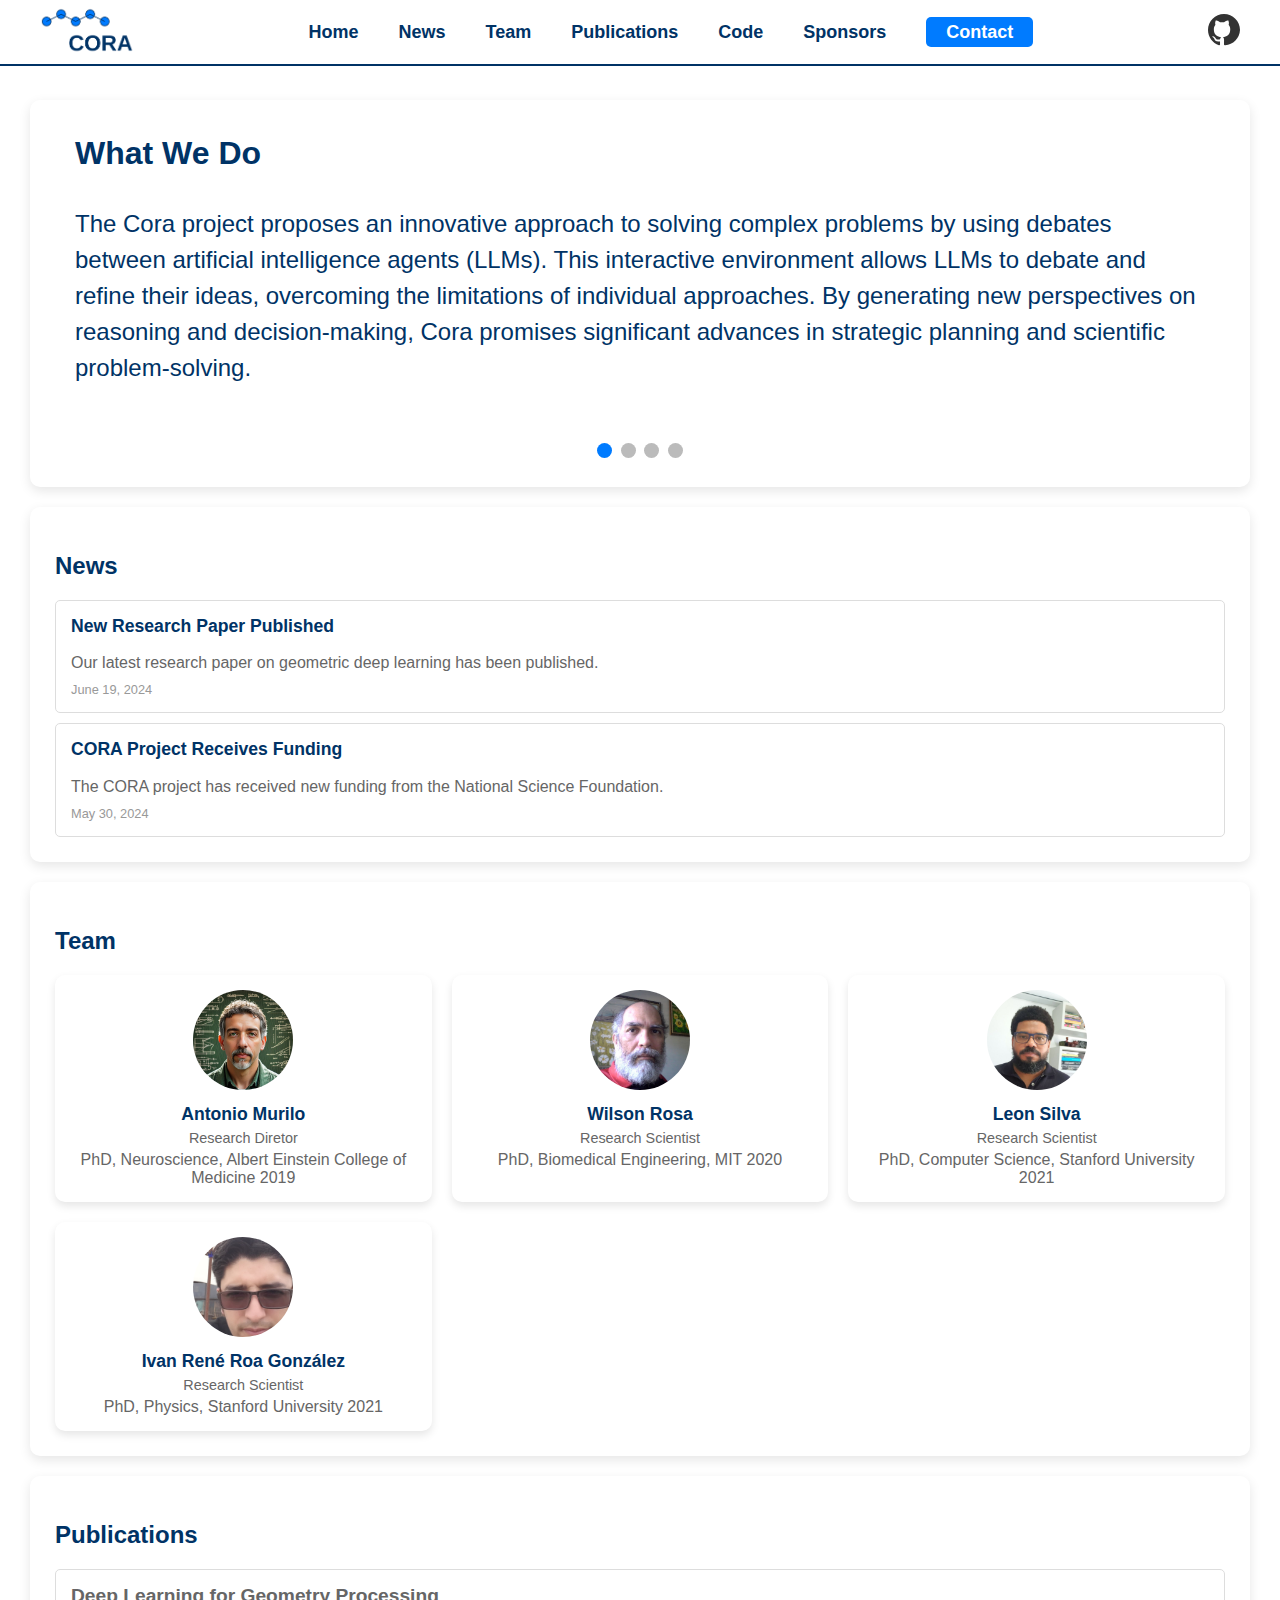
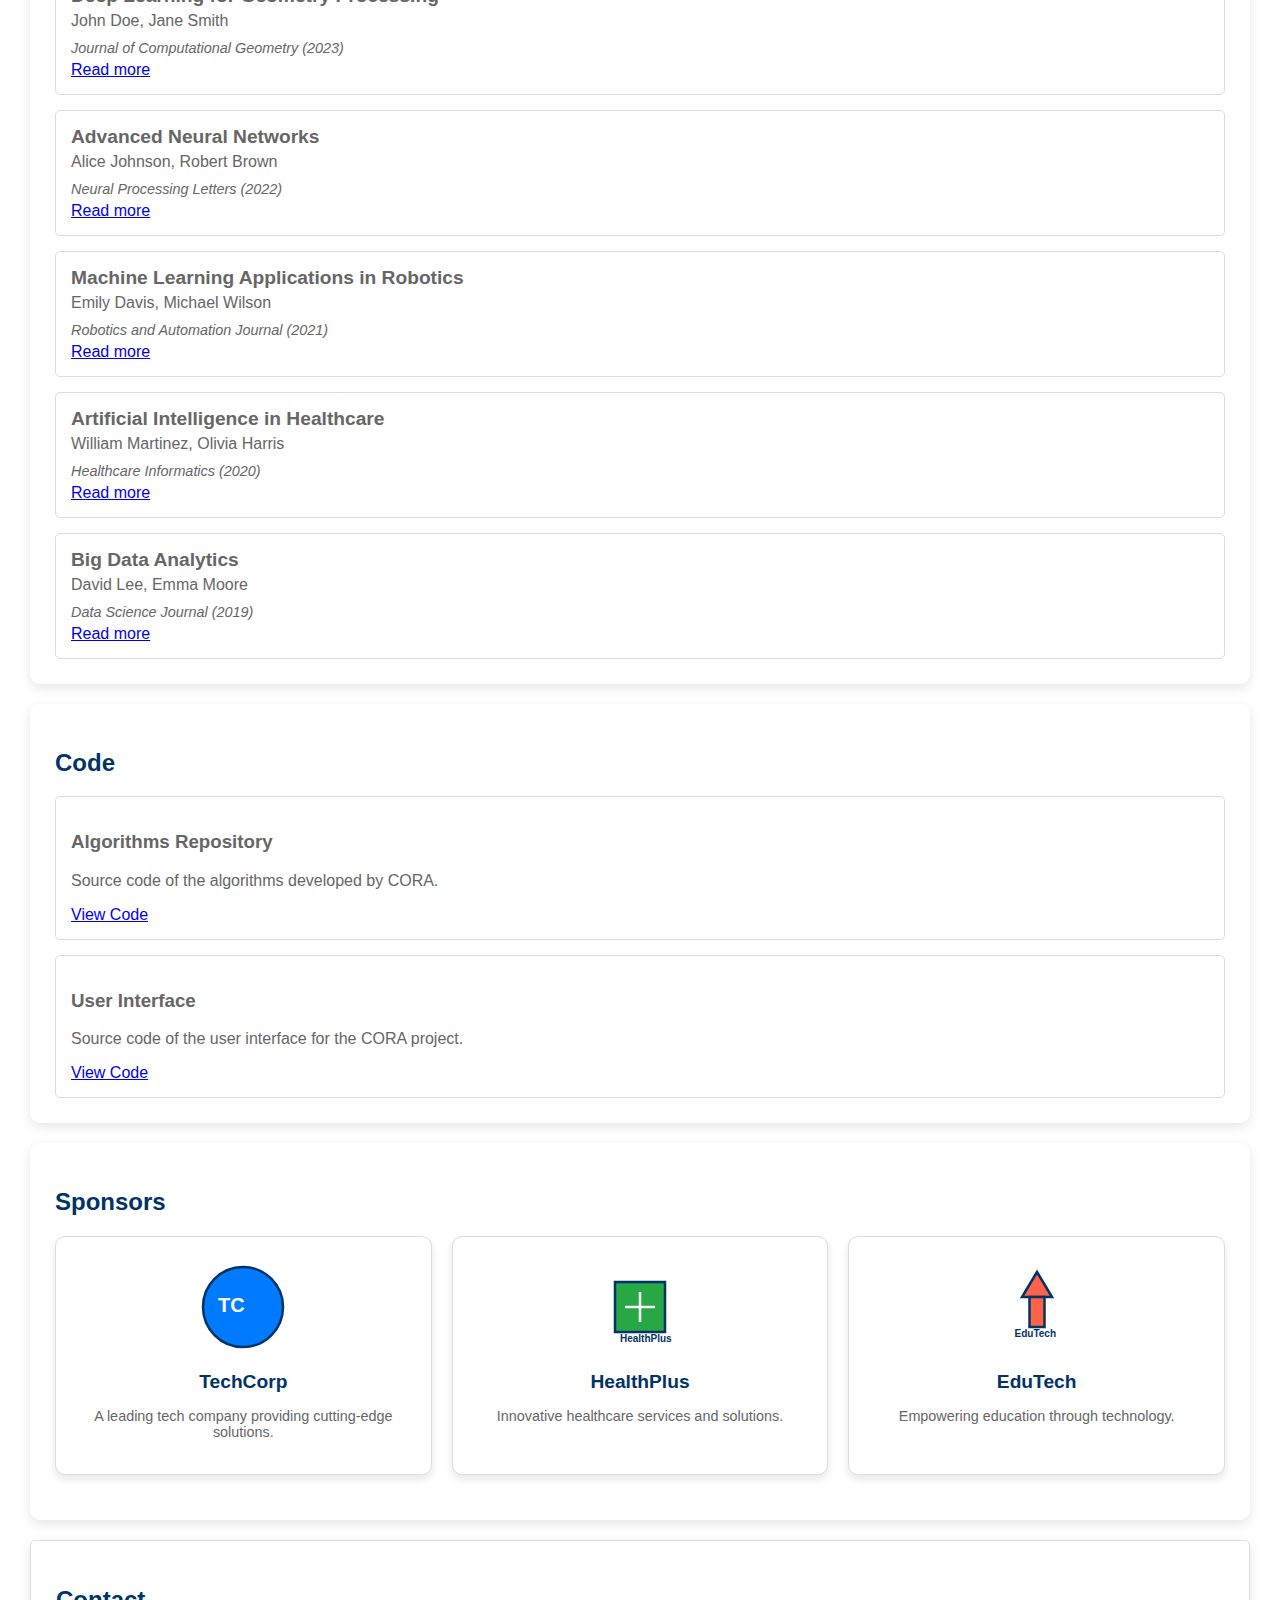
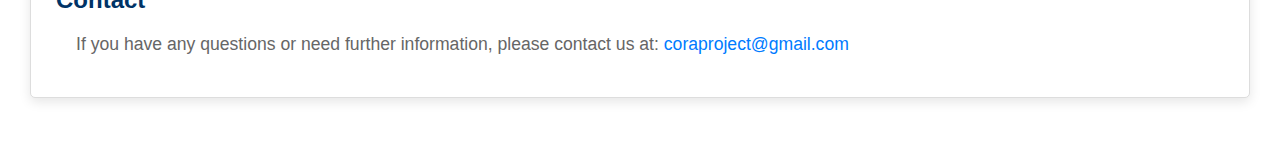
<file: index.html>
<!DOCTYPE html>
<html lang="pt">
<head>
    <meta charset="UTF-8">
    <meta name="viewport" content="width=device-width, initial-scale=1.0">
    <title>CORA Project</title>
    <link rel="stylesheet" href="styles.css">
</head>
<body>
    <header id="header">
        <div class="header-container">
            <div class="logo">
                <a href="#home"><img src="assets/images/logo.png" alt="CORA Project Logo"></a>
            </div>
            <nav>
                <ul>
                    <li><a href="#home">Home</a></li>
                    <li><a href="#news">News</a></li>
                    <li><a href="#team">Team</a></li>
                    <li><a href="#publications">Publications</a></li>
                    <li><a href="#code">Code</a></li>
                    <li><a href="#sponsors">Sponsors</a></li>
                    <li><a href="#contact" class="contact-button">Contact</a></li> <!-- Novo botão de contato -->
                </ul>
            </nav>
            <div class="github-link">
                <a href="https://github.com/cora-project" target="_blank" title="GitHub Repository">
                    <svg height="32" viewBox="0 0 16 16" version="1.1" width="32" aria-hidden="true">
                        <path fill-rule="evenodd" fill="#333" d="M8 0C3.58 0 0 3.58 0 8c0 3.54 2.29 6.54 5.47 7.59.4.07.55-.17.55-.38 0-.19-.01-.82-.01-1.49-2.01.37-2.53-.49-2.69-.94-.09-.23-.48-.94-.82-1.13-.28-.15-.68-.52-.01-.53.63-.01 1.08.58 1.23.82.72 1.21 1.87.87 2.33.66.07-.52.28-.87.51-1.07-1.78-.2-3.64-.89-3.64-3.95 0-.87.31-1.59.82-2.15-.08-.2-.36-1.01.08-2.1 0 0 .67-.21 2.2.82a7.545 7.545 0 012 0c1.53-1.03 2.2-.82 2.2-.82.44 1.09.16 1.9.08 2.1.51.56.82 1.27.82 2.15 0 3.07-1.87 3.75-3.64 3.95.29.25.54.73.54 1.48 0 1.07-.01 1.93-.01 2.2 0 .21.15.46.55.38A8.013 8.013 0 0016 8c0-4.42-3.58-8-8-8z"></path>
                    </svg>
                </a>
            </div>
        </div>
    </header>

    <main>
        <section id="home">
    <div id="slideshow-container"></div>
    <br>
    <div style="text-align:center">
        <span class="dot" onclick="currentSlide(1)"></span>
        <span class="dot" onclick="currentSlide(2)"></span>
        <span class="dot" onclick="currentSlide(3)"></span>
        <span class="dot" onclick="currentSlide(4)"></span>
<!--        <span class="dot" onclick="currentSlide(5)"></span>-->
    </div>
</section>


        <section id="news">
            <h2>News</h2>
            <div id="news-container"></div>
        </section>

        <section id="team">
            <h2>Team</h2>
            <div id="team-container"></div>
        </section>

        <section id="publications">
            <h2>Publications</h2>
            <div id="publications-container"></div>
        </section>

        <section id="code">
            <h2>Code</h2>
            <div id="code-container"></div>
        </section>

        <section id="sponsors">
            <h2>Sponsors</h2>
            <div id="sponsors-container"></div>
        </section>
       <section id="contact">

            <h2>Contact</h2>
           <div id="contact-container">
            <p>If you have any questions or need further information, please contact us at: <a href="mailto:coraproject@gmail.com">coraproject@gmail.com</a></p>
        </div>
       </section>
    </main>

    <footer>
        <p>&copy; 2024 CORA Project</p>
    </footer>

    <script src="script.js"></script>
</body>
</html>
</file>
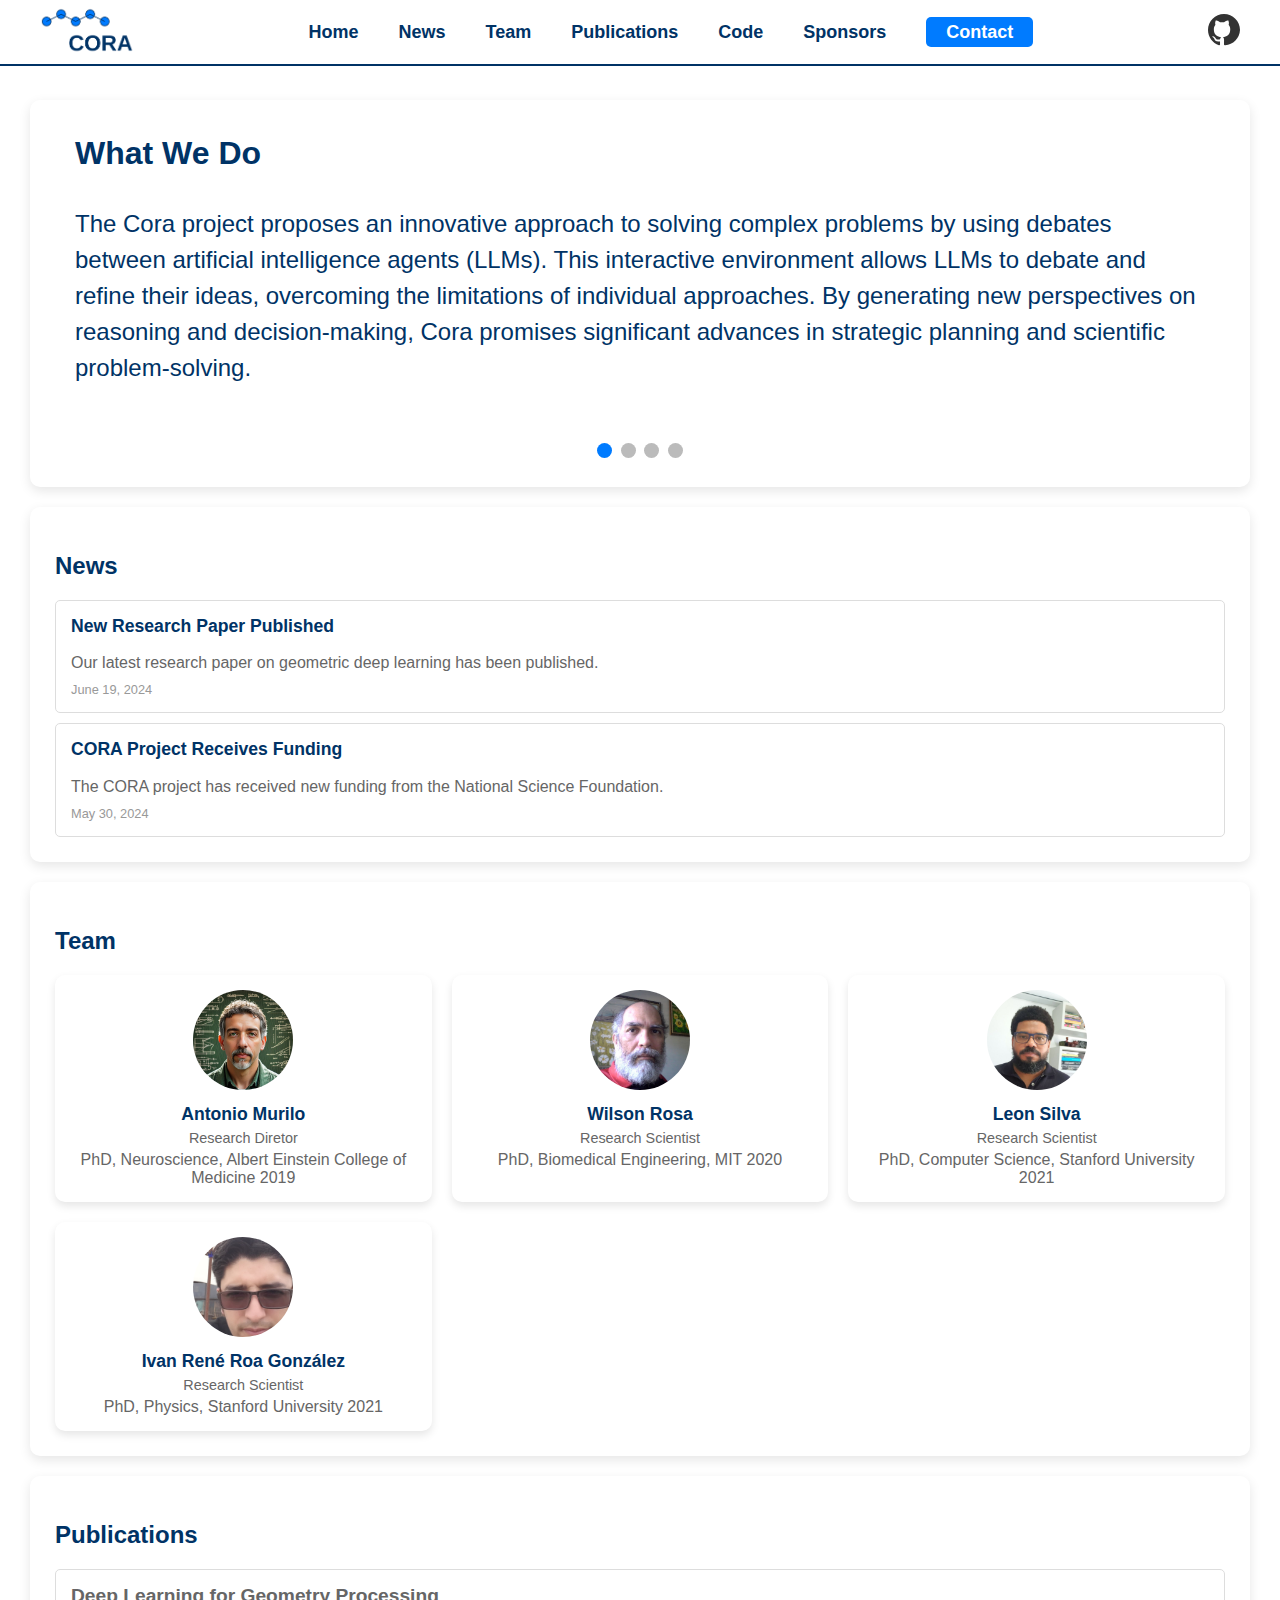
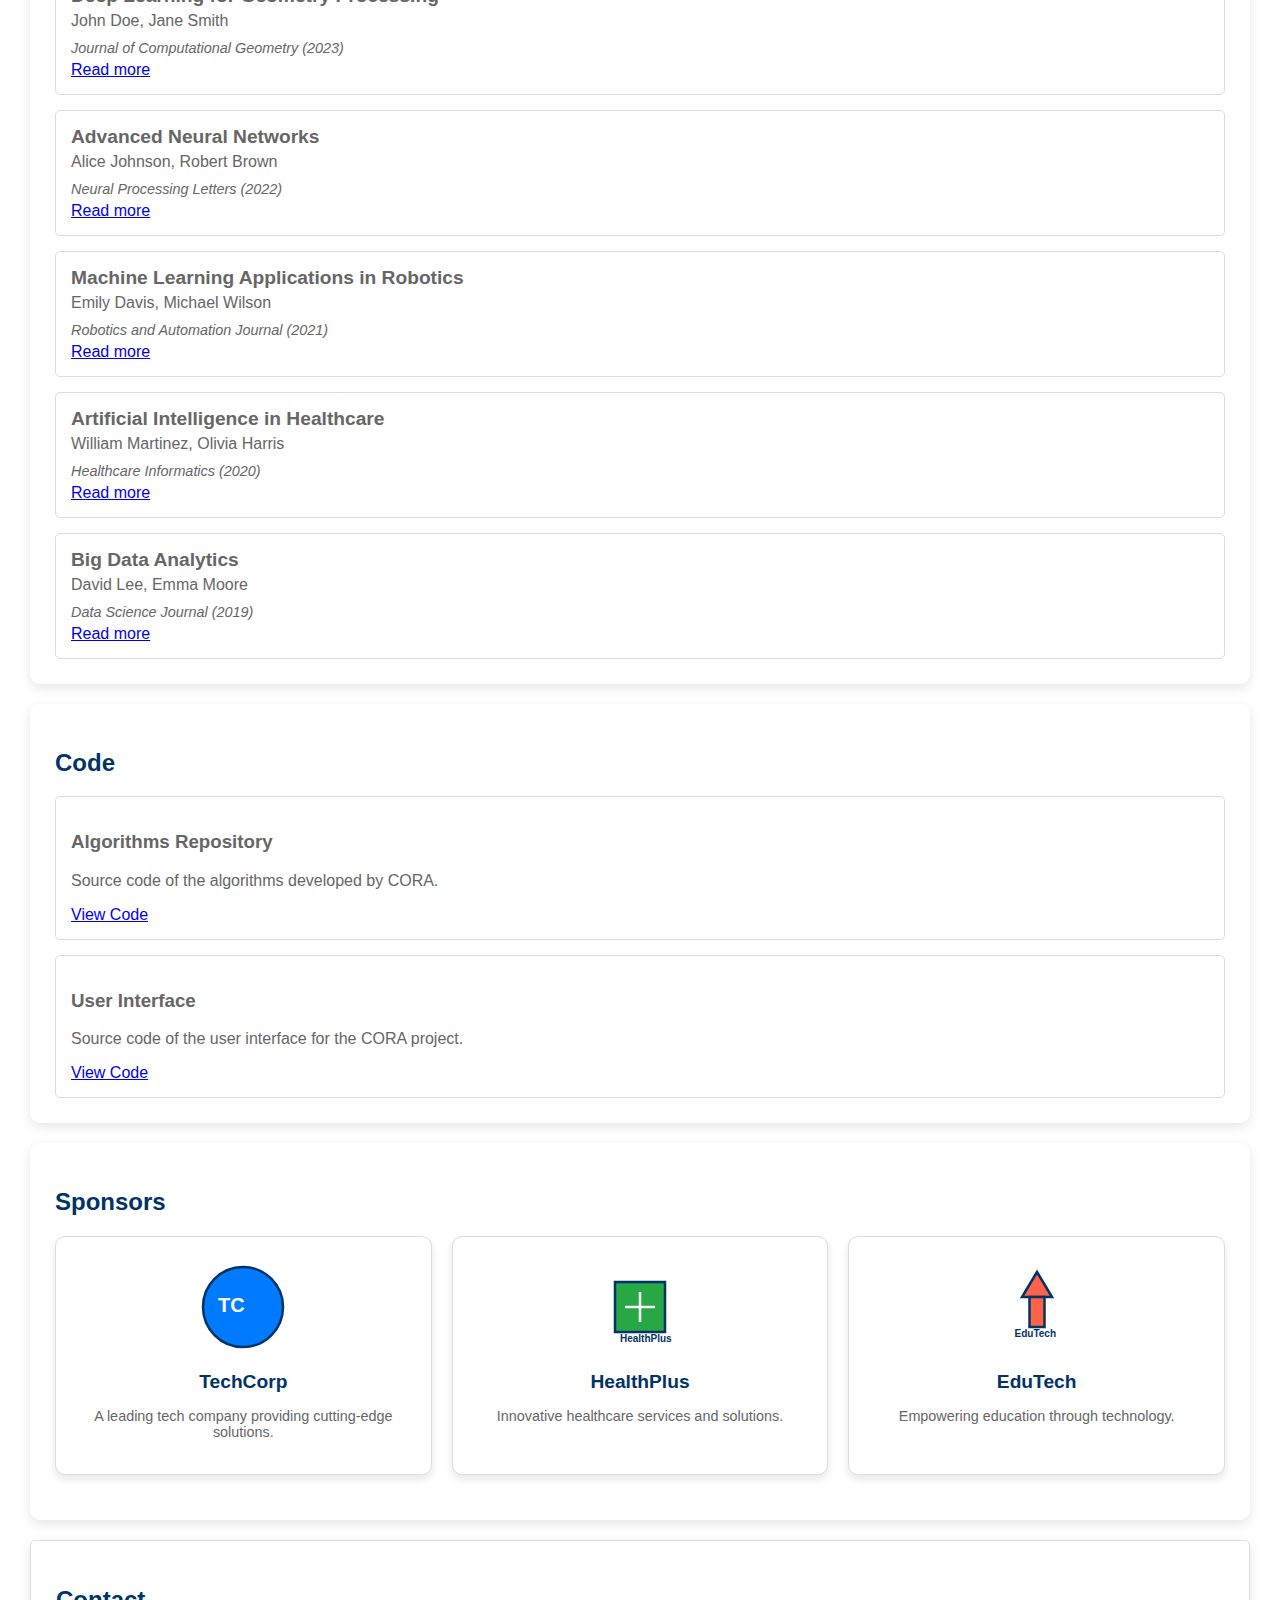
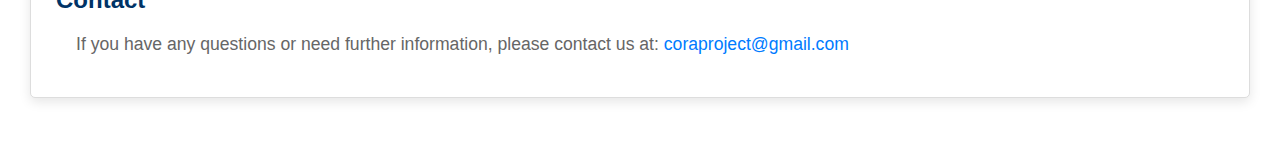
<file: doc/index.html>
<!DOCTYPE html>
<html lang="pt">
<head>
    <meta charset="UTF-8">
    <meta name="viewport" content="width=device-width, initial-scale=1.0">
    <title>CORA Project</title>
    <link rel="stylesheet" href="styles.css">
</head>
<body>
    <header id="header">
        <div class="header-container">
            <div class="logo">
                <a href="#home"><img src="assets/images/logo.png" alt="CORA Project Logo"></a>
            </div>
            <nav>
                <ul>
                    <li><a href="#home">Home</a></li>
                    <li><a href="#news">News</a></li>
                    <li><a href="#team">Team</a></li>
                    <li><a href="#publications">Publications</a></li>
                    <li><a href="#code">Code</a></li>
                    <li><a href="#sponsors">Sponsors</a></li>
                    <li><a href="#contact" class="contact-button">Contact</a></li> <!-- Novo botão de contato -->
                </ul>
            </nav>
            <div class="github-link">
                <a href="https://github.com/cora-project" target="_blank" title="GitHub Repository">
                    <svg height="32" viewBox="0 0 16 16" version="1.1" width="32" aria-hidden="true">
                        <path fill-rule="evenodd" fill="#333" d="M8 0C3.58 0 0 3.58 0 8c0 3.54 2.29 6.54 5.47 7.59.4.07.55-.17.55-.38 0-.19-.01-.82-.01-1.49-2.01.37-2.53-.49-2.69-.94-.09-.23-.48-.94-.82-1.13-.28-.15-.68-.52-.01-.53.63-.01 1.08.58 1.23.82.72 1.21 1.87.87 2.33.66.07-.52.28-.87.51-1.07-1.78-.2-3.64-.89-3.64-3.95 0-.87.31-1.59.82-2.15-.08-.2-.36-1.01.08-2.1 0 0 .67-.21 2.2.82a7.545 7.545 0 012 0c1.53-1.03 2.2-.82 2.2-.82.44 1.09.16 1.9.08 2.1.51.56.82 1.27.82 2.15 0 3.07-1.87 3.75-3.64 3.95.29.25.54.73.54 1.48 0 1.07-.01 1.93-.01 2.2 0 .21.15.46.55.38A8.013 8.013 0 0016 8c0-4.42-3.58-8-8-8z"></path>
                    </svg>
                </a>
            </div>
        </div>
    </header>

    <main>
        <section id="home">
    <div id="slideshow-container"></div>
    <br>
    <div style="text-align:center">
        <span class="dot" onclick="currentSlide(1)"></span>
        <span class="dot" onclick="currentSlide(2)"></span>
        <span class="dot" onclick="currentSlide(3)"></span>
        <span class="dot" onclick="currentSlide(4)"></span>
<!--        <span class="dot" onclick="currentSlide(5)"></span>-->
    </div>
</section>


        <section id="news">
            <h2>News</h2>
            <div id="news-container"></div>
        </section>

        <section id="team">
            <h2>Team</h2>
            <div id="team-container"></div>
        </section>

        <section id="publications">
            <h2>Publications</h2>
            <div id="publications-container"></div>
        </section>

        <section id="code">
            <h2>Code</h2>
            <div id="code-container"></div>
        </section>

        <section id="sponsors">
            <h2>Sponsors</h2>
            <div id="sponsors-container"></div>
        </section>
       <section id="contact">

            <h2>Contact</h2>
           <div id="contact-container">
            <p>If you have any questions or need further information, please contact us at: <a href="mailto:coraproject@gmail.com">coraproject@gmail.com</a></p>
        </div>
       </section>
    </main>

    <footer>
        <p>&copy; 2024 CORA Project</p>
    </footer>

    <script src="../script.js"></script>
</body>
</html>
</file>
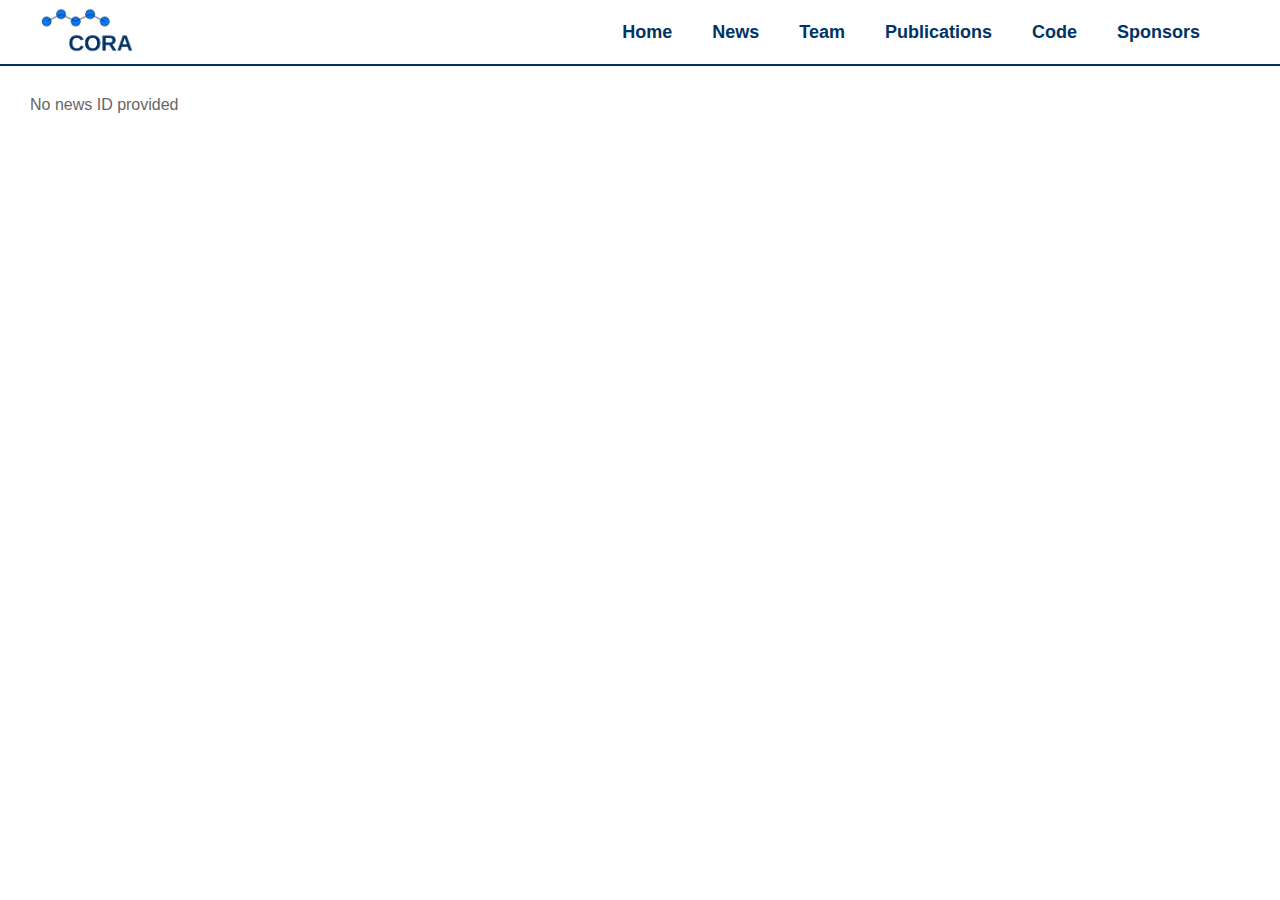
<file: news.html>
<!DOCTYPE html>
<html lang="pt">
<head>
    <meta charset="UTF-8">
    <meta name="viewport" content="width=device-width, initial-scale=1.0">
    <title>News Details</title>
    <link rel="stylesheet" href="styles.css">
</head>
<body>
    <header id="header">
        <div class="header-container">
            <div class="logo">
                <a href="index.html"><img src="assets/images/logo.png" alt="CORA Project Logo"></a>
            </div>
            <nav>
                <ul>
                    <li><a href="index.html#home">Home</a></li>
                    <li><a href="index.html#news">News</a></li>
                    <li><a href="index.html#team">Team</a></li>
                    <li><a href="index.html#publications">Publications</a></li>
                    <li><a href="index.html#code">Code</a></li>
                    <li><a href="index.html#sponsors">Sponsors</a></li>
                </ul>
            </nav>
        </div>
    </header>

    <main>
        <article id="news-article">
            <!-- O conteúdo da notícia será carregado dinamicamente aqui -->
        </article>
    </main>

    <footer>
        <p>&copy; 2024 CORA Project</p>
    </footer>

    <script src="script.js"></script>
</body>
</html>
</file>
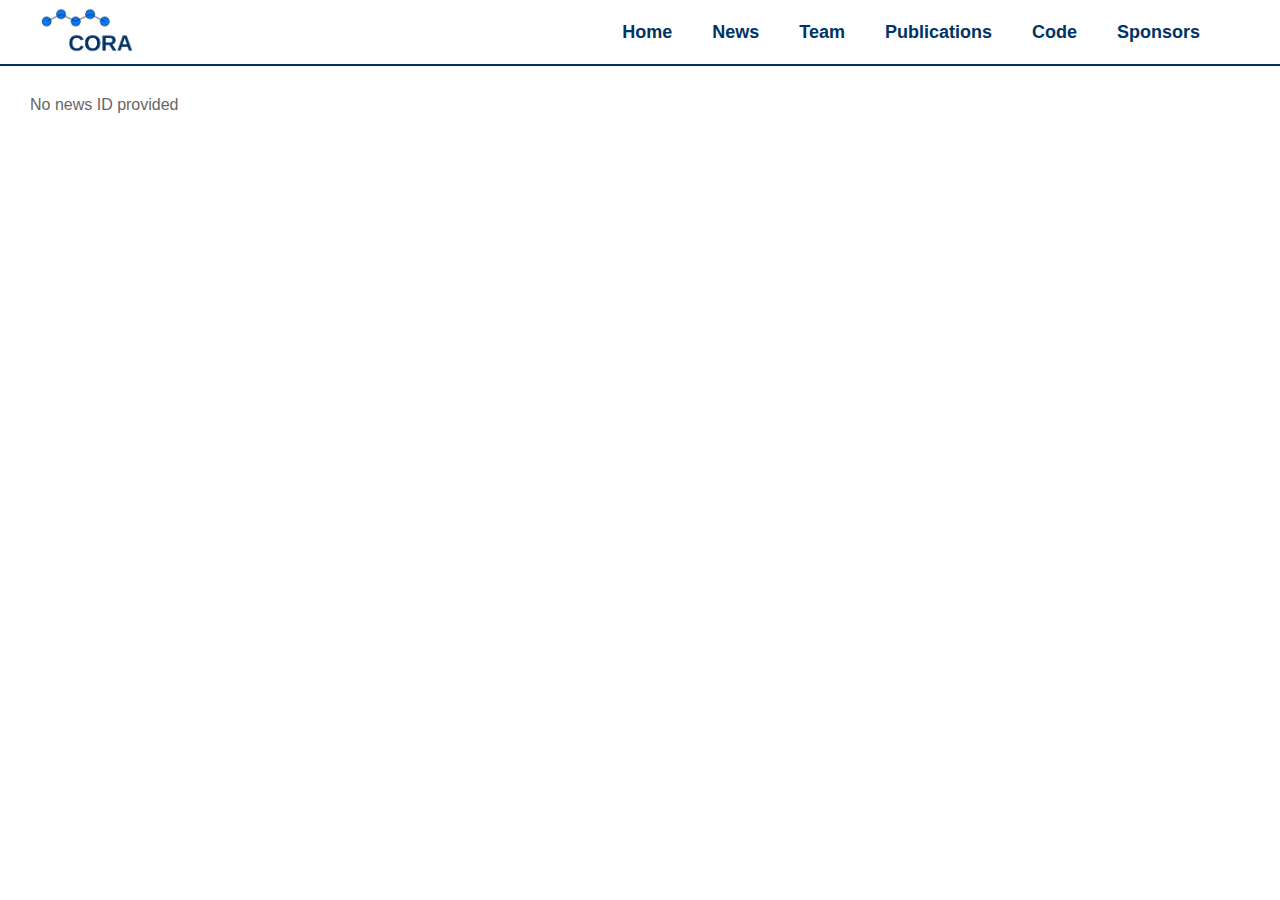
<file: doc/news.html>
<!DOCTYPE html>
<html lang="pt">
<head>
    <meta charset="UTF-8">
    <meta name="viewport" content="width=device-width, initial-scale=1.0">
    <title>News Details</title>
    <link rel="stylesheet" href="styles.css">
</head>
<body>
    <header id="header">
        <div class="header-container">
            <div class="logo">
                <a href="index.html"><img src="assets/images/logo.png" alt="CORA Project Logo"></a>
            </div>
            <nav>
                <ul>
                    <li><a href="index.html#home">Home</a></li>
                    <li><a href="index.html#news">News</a></li>
                    <li><a href="index.html#team">Team</a></li>
                    <li><a href="index.html#publications">Publications</a></li>
                    <li><a href="index.html#code">Code</a></li>
                    <li><a href="index.html#sponsors">Sponsors</a></li>
                </ul>
            </nav>
        </div>
    </header>

    <main>
        <article id="news-article">
            <!-- O conteúdo da notícia será carregado dinamicamente aqui -->
        </article>
    </main>

    <footer>
        <p>&copy; 2024 CORA Project</p>
    </footer>

    <script src="../script.js"></script>
</body>
</html>
</file>
<file: styles.css>
/* Paleta de cores */
:root {
    --primary-color: #003366;  /* Azul Escuro */
    --secondary-color: #007bff;  /* Azul Bootstrap */
    --background-color: #FFFFFF;  /* Branco */
    --text-color: #666666;  /* Cinza Médio */
    --header-background: #FFFFFF;  /* Branco para o fundo do header */
    --footer-background: #003366;  /* Azul Escuro para o fundo do footer */
    --link-color: #003366;  /* Azul Bootstrap para os links */
    --link-hover-color: #0056b3;  /* Azul Bootstrap mais escuro para os links ao passar o mouse */
    --github-color: #333333;  /* Cor do ícone do GitHub */
    --github-hover-color: #24292e;  /* Cor do ícone do GitHub ao passar o mouse */
  --title-slide:  #FFFFFF; /* cor do título dos slides*/
}
body {
    font-family: 'Arial', sans-serif;
    margin: 0;
    padding: 0;
    background-color: var(--background-color);
    color: var(--text-color);
}

header {
    background-color: var(--header-background);
    border-bottom: 2px solid var(--primary-color);
    padding: 5px 0;
    position: fixed;
    width: 100%;
    top: 0;
    left: 0;
    z-index: 1000;
    transition: top 0.3s;
}

header.hidden {
    top: -100px; /* Esconde o header fora da tela */
}

header:hover {
    top: 0; /* Mostra o header quando o mouse está sobre ele */
}

.header-container {
    display: flex;
    justify-content: space-between;
    align-items: center;
    max-width: 1200px;
    margin: 0 auto;
    padding: 0 20px;
}

.logo img {
    height: 50px;
    width: auto;
}

.github-link {
    position: relative;
}

.github-link a svg {
    fill: var(--github-color);
    transition: fill 0.3s;
}

.github-link a:hover svg {
    fill: var(--github-hover-color);
}

.github-link .github-text {
    display: none;
    position: absolute;
    top: 40px;
    left: -30px;
    background-color: var(--github-hover-color);
    color: #fff;
    padding: 5px 10px;
    border-radius: 5px;
    white-space: nowrap;
}

.github-link a:hover .github-text {
    display: inline-block;
}

nav ul {
    list-style: none;
    padding: 0;
    display: flex;
    justify-content: center;
    flex-grow: 1;
    margin: 0 20px;
}

nav ul li {
    margin: 0 20px;
}

nav ul li a {
    color: var(--link-color);
    text-decoration: none;
    font-weight: bold;
    font-size: 18px;
}

nav ul li a:hover {
    color: var(--link-hover-color);
}

main {
    padding: 80px 30px 30px; /* Adiciona espaço extra no topo para evitar sobreposição com o header fixo */
}

section {
    margin: 20px 0;
    padding: 25px;
    background-color: var(--background-color);
    border-radius: 10px;
    box-shadow: 0 4px 12px rgba(0, 0, 0, 0.1);
}

h1, h2 {
    color: var(--primary-color);
}

#news-container, #publications-container, #code-container, #sponsors-container {
    display: flex;
    flex-direction: column;
    gap: 15px;
}

.news-item, .publication-item, .code-item, .sponsor-item {
    background-color: var(--background-color); /* Cor de fundo mais suave */
    border: 1px solid #ddd; /* Adiciona uma borda leve */
    border-radius: 5px;
    padding: 15px;
    text-align: left;
    transition: transform 0.3s, box-shadow 0.3s, background-color 0.3s, color 0.3s;
}

.news-item:hover, .publication-item:hover, .code-item:hover, .sponsor-item:hover {
    transform: translateY(-5px);
    box-shadow: 0 8px 16px rgba(0, 0, 0, 0.2);
    background-color: var(--secondary-color);
    color: #fff; /* Text color change on hover */
}

.news-item:hover h3, .news-item:hover p, .news-item:hover small,
.publication-item:hover .publication-title, .publication-item:hover .publication-authors,
.publication-item:hover .publication-journal, .code-item:hover h3,
.code-item:hover p, .code-item:hover a, .sponsor-item:hover h3, .sponsor-item:hover p {
    color: #fff; /* Ensure text turns white on hover */
}

.news-item:hover a, .publication-item:hover a, .code-item:hover a, .sponsor-item:hover a {
    color: #fff; /* Link color change on hover */
}

footer {
    text-align: center;
    padding: 5px 0;
    background-color: var(--footer-background);
    color: var(--header-background);
    position: fixed;
    width: 100%;
    bottom: 0;
}

/* Estilos para a seção da equipe */
#team-container {
    display: grid;
    grid-template-columns: repeat(auto-fit, minmax(250px, 1fr));
    gap: 20px;
}

.team-member {
    background-color: var(--background-color);
    border-radius: 10px;
    box-shadow: 0 4px 8px rgba(0, 0, 0, 0.1);
    padding: 15px;
    text-align: center;
    transition: transform 0.3s, box-shadow 0.3s;
    overflow: hidden;
    position: relative;
}

.team-member:hover {
    transform: translateY(-5px);
    box-shadow: 0 8px 16px rgba(0, 0, 0, 0.2);
}

.team-member img {
    width: 100%;
    max-width: 100px; /* Limita a largura máxima das imagens */
    height: auto;
    border-radius: 50%;
    object-fit: cover;
    margin-bottom: 10px;
}

.team-member h3 {
    margin: 0;
    color: var(--primary-color);
    font-size: 1.1em;
}

.team-member p {
    color: var(--text-color);
    font-size: 0.9em;
    margin: 5px 0;
}

.team-member .details {
    display: none;
    font-size: 0.8em;
    text-align: left;
    position: absolute;
    bottom: 0;
    left: 0;
    right: 0;
    background-color: rgba(255, 255, 255, 0.9);
    padding: 10px;
    border-top: 1px solid #ddd;
    border-radius: 0 0 10px 10px;
    transition: display 0.3s;
}

.team-member:hover .details {
    display: block;
}

.team-member:hover .summary {
    display: none;
}

@media (max-width: 768px) {
    #team-container {
        grid-template-columns: 1fr; /* 1 coluna para telas pequenas */
    }
}

@media (min-width: 769px) and (max-width: 1200px) {
    #team-container {
        grid-template-columns: repeat(2, 1fr); /* 2 colunas para telas médias */
    }
}

@media (min-width: 1201px) {
    #team-container {
        grid-template-columns: repeat(3, 1fr); /* 3 colunas para telas grandes */
    }
}

/* Estilo para a seção de publicações */
.publication-item {
    background-color: var(--background-color); /* Cor de fundo mais suave */
    border: 1px solid #ddd; /* Adiciona uma borda leve */
    border-radius: 5px;
    padding: 15px;
    text-align: left;
    transition: transform 0.3s, box-shadow 0.3s, background-color 0.3s, color 0.3s;
}

.publication-item:hover {
    transform: translateY(-5px);
    box-shadow: 0 8px 16px rgba(0, 0, 0, 0.2);
    background-color: var(--secondary-color);
    color: #fff;
}

.publication-item:hover .publication-title, .publication-item:hover .publication-authors, .publication-item:hover .publication-journal {
    color: #fff;
}

.publication-details {
    display: flex;
    flex-direction: column;
}

.publication-title {
    font-size: 1.2em;
    font-weight: bold;
    margin: 0;
}

.publication-authors, .publication-journal {
    margin: 5px 0;
    color: var(--text-color);
}

.publication-journal {
    font-style: italic;
    font-size: 0.9em;
}

/* Estilos para a seção de notícias */
#news-container {
    display: flex;
    flex-direction: column;
    gap: 10px;
}

.news-item {
    background-color: var(--background-color); /* Cor de fundo mais suave */
    border: 1px solid #ddd; /* Adiciona uma borda leve */
    border-radius: 5px;
    padding: 15px;
    text-align: left;
    transition: transform 0.3s, box-shadow 0.3s, background-color 0.3s, color 0.3s;
}

.news-item:hover {
    transform: translateY(-5px);
    box-shadow: 0 8px 16px rgba(0, 0, 0, 0.2);
    background-color: var(--secondary-color);
    color: #fff;
}

.news-item:hover h3, .news-item:hover p, .news-item:hover small {
    color: #fff;
}

.news-item h3 {
    margin-top: 0;
    color: var(--primary-color);
    font-size: 1.1em;
}

.news-item h3 a {
    text-decoration: none;
    color: var(--primary-color);
}

.news-item h3 a:hover {
    text-decoration: underline;
}

.news-item p {
    color: var(--text-color);
    margin: 5px 0;
}

.news-item small {
    display: block;
    color: #999;
    font-size: 0.8em;
    margin-top: 10px;
}

/* Estilos para a seção de código */
.code-item {
    background-color: var(--background-color); /* Cor de fundo mais suave */
    border: 1px solid #ddd; /* Adiciona uma borda leve */
    border-radius: 5px;
    padding: 15px;
    text-align: left;
    transition: transform 0.3s, box-shadow 0.3s, background-color 0.3s, color 0.3s;
}

.code-item:hover {
    transform: translateY(-5px);
    box-shadow: 0 8px 16px rgba(0, 0, 0, 0.2);
    background-color: var(--secondary-color);
    color: #fff;
}

.code-item:hover h3, .code-item:hover p, .code-item:hover small, .code-item:hover a {
    color: #fff;
}

/* Estilos para a seção de patrocinadores */
#sponsors-container {
    display: grid;
    grid-template-columns: repeat(auto-fit, minmax(200px, 1fr));
    gap: 20px;
    margin: 20px 0;
}

.sponsor-item {
    background-color: var(--background-color);
    border-radius: 10px;
    box-shadow: 0 4px 8px rgba(0, 0, 0, 0.1);
    padding: 20px;
    text-align: center;
    transition: transform 0.3s, box-shadow 0.3s;
}

.sponsor-item:hover {
    transform: translateY(-5px);
    box-shadow: 0 8px 16px rgba(0, 0, 0, 0.2);
}

.sponsor-item img {
    width: 100px;
    height: auto;
    margin-bottom: 10px;
}

.sponsor-item h3 {
    margin: 0;
    color: var(--primary-color);
    font-size: 1.2em;
}

.sponsor-item p {
    color: var(--text-color);
    font-size: 0.9em;
}

/* Estilos para o slideshow */
.slideshow-container {
    position: relative;
    max-width: 100%;
    margin: auto;
    padding: 0;
    overflow: hidden;
    border-radius: 10px;
    box-shadow: 0 4px 8px rgba(0, 0, 0, 0.2);
}

.mySlides {
    display: none;
    width: 100%;
    height: 300px; /* Ajuste a altura conforme necessário */
    position: relative;
    background: var(--background-color); /* Fundo colorido */
    color: #fff;
    text-align: left;
    display: flex;
    justify-content: center;
    align-items: center;
    border-radius: 10px;
}

/*.mySlides img {*/
/*    width: 100%;*/
/*    height: 300px;*/
/*    border-radius: 10px; !* Mantém a borda arredondada *!*/
/*}*/


.fade {
    animation-name: fade;
    animation-duration: 1.5s;
}

@keyframes fade {
    from {opacity: .4}
    to {opacity: 1}
}

.text {
    padding: 0px;
    /*background: rgba(0, 0, 0, 0.5);*/
    color: var(--primary-color);
    border-radius: 10px;
    margin: 20px;
    font-size: 1.5em;
    line-height: 1.5;
}

.dot-container {
    text-align: center;
    padding: 20px;
}

.dot {
    height: 15px;
    width: 15px;
    margin: 0 2px;
    background-color: #bbb;
    border-radius: 50%;
    display: inline-block;
    transition: background-color 0.6s ease;
}

.active, .dot:hover {
    background-color: var(--secondary-color);
}
/* Estilos específicos para o título do slide */
.slide-title {
    text-align: left;
    color: var(--primary-color);
    margin: 0;
    padding: 10px 20px;
    font-size: 2em;
}


/* Estilos para a seção de contato */
#contact {
    background-color: var(--background-color);
    border: 1px solid #ddd;
    border-radius: 5px;
    padding: 25px;
    text-align: left;
}

#contact p {
    font-size: 1.1em;
    color: var(--text-color);
}

#contact a {
    color: var(--secondary-color);
    text-decoration: none;
}

#contact a:hover {
    text-decoration: underline;
}nav ul li a.contact-button {
    color: #fff;
    background-color: var(--secondary-color);
    padding: 5px 20px;
    border-radius: 5px;
    transition: background-color 0.3s, color 0.3s;
}

nav ul li a.contact-button:hover {
    background-color: var(--link-hover-color);
}
#contact-container {
    max-width: 1200px;
    margin: 0 auto;
    padding: 0 20px;
}
</file>
<file: doc/styles.css>
/* Paleta de cores */
:root {
    --primary-color: #003366;  /* Azul Escuro */
    --secondary-color: #007bff;  /* Azul Bootstrap */
    --background-color: #FFFFFF;  /* Branco */
    --text-color: #666666;  /* Cinza Médio */
    --header-background: #FFFFFF;  /* Branco para o fundo do header */
    --footer-background: #003366;  /* Azul Escuro para o fundo do footer */
    --link-color: #003366;  /* Azul Bootstrap para os links */
    --link-hover-color: #0056b3;  /* Azul Bootstrap mais escuro para os links ao passar o mouse */
    --github-color: #333333;  /* Cor do ícone do GitHub */
    --github-hover-color: #24292e;  /* Cor do ícone do GitHub ao passar o mouse */
  --title-slide:  #FFFFFF; /* cor do título dos slides*/
}
body {
    font-family: 'Arial', sans-serif;
    margin: 0;
    padding: 0;
    background-color: var(--background-color);
    color: var(--text-color);
}

header {
    background-color: var(--header-background);
    border-bottom: 2px solid var(--primary-color);
    padding: 5px 0;
    position: fixed;
    width: 100%;
    top: 0;
    left: 0;
    z-index: 1000;
    transition: top 0.3s;
}

header.hidden {
    top: -100px; /* Esconde o header fora da tela */
}

header:hover {
    top: 0; /* Mostra o header quando o mouse está sobre ele */
}

.header-container {
    display: flex;
    justify-content: space-between;
    align-items: center;
    max-width: 1200px;
    margin: 0 auto;
    padding: 0 20px;
}

.logo img {
    height: 50px;
    width: auto;
}

.github-link {
    position: relative;
}

.github-link a svg {
    fill: var(--github-color);
    transition: fill 0.3s;
}

.github-link a:hover svg {
    fill: var(--github-hover-color);
}

.github-link .github-text {
    display: none;
    position: absolute;
    top: 40px;
    left: -30px;
    background-color: var(--github-hover-color);
    color: #fff;
    padding: 5px 10px;
    border-radius: 5px;
    white-space: nowrap;
}

.github-link a:hover .github-text {
    display: inline-block;
}

nav ul {
    list-style: none;
    padding: 0;
    display: flex;
    justify-content: center;
    flex-grow: 1;
    margin: 0 20px;
}

nav ul li {
    margin: 0 20px;
}

nav ul li a {
    color: var(--link-color);
    text-decoration: none;
    font-weight: bold;
    font-size: 18px;
}

nav ul li a:hover {
    color: var(--link-hover-color);
}

main {
    padding: 80px 30px 30px; /* Adiciona espaço extra no topo para evitar sobreposição com o header fixo */
}

section {
    margin: 20px 0;
    padding: 25px;
    background-color: var(--background-color);
    border-radius: 10px;
    box-shadow: 0 4px 12px rgba(0, 0, 0, 0.1);
}

h1, h2 {
    color: var(--primary-color);
}

#news-container, #publications-container, #code-container, #sponsors-container {
    display: flex;
    flex-direction: column;
    gap: 15px;
}

.news-item, .publication-item, .code-item, .sponsor-item {
    background-color: var(--background-color); /* Cor de fundo mais suave */
    border: 1px solid #ddd; /* Adiciona uma borda leve */
    border-radius: 5px;
    padding: 15px;
    text-align: left;
    transition: transform 0.3s, box-shadow 0.3s, background-color 0.3s, color 0.3s;
}

.news-item:hover, .publication-item:hover, .code-item:hover, .sponsor-item:hover {
    transform: translateY(-5px);
    box-shadow: 0 8px 16px rgba(0, 0, 0, 0.2);
    background-color: var(--secondary-color);
    color: #fff; /* Text color change on hover */
}

.news-item:hover h3, .news-item:hover p, .news-item:hover small,
.publication-item:hover .publication-title, .publication-item:hover .publication-authors,
.publication-item:hover .publication-journal, .code-item:hover h3,
.code-item:hover p, .code-item:hover a, .sponsor-item:hover h3, .sponsor-item:hover p {
    color: #fff; /* Ensure text turns white on hover */
}

.news-item:hover a, .publication-item:hover a, .code-item:hover a, .sponsor-item:hover a {
    color: #fff; /* Link color change on hover */
}

footer {
    text-align: center;
    padding: 5px 0;
    background-color: var(--footer-background);
    color: var(--header-background);
    position: fixed;
    width: 100%;
    bottom: 0;
}

/* Estilos para a seção da equipe */
#team-container {
    display: grid;
    grid-template-columns: repeat(auto-fit, minmax(250px, 1fr));
    gap: 20px;
}

.team-member {
    background-color: var(--background-color);
    border-radius: 10px;
    box-shadow: 0 4px 8px rgba(0, 0, 0, 0.1);
    padding: 15px;
    text-align: center;
    transition: transform 0.3s, box-shadow 0.3s;
    overflow: hidden;
    position: relative;
}

.team-member:hover {
    transform: translateY(-5px);
    box-shadow: 0 8px 16px rgba(0, 0, 0, 0.2);
}

.team-member img {
    width: 100%;
    max-width: 100px; /* Limita a largura máxima das imagens */
    height: auto;
    border-radius: 50%;
    object-fit: cover;
    margin-bottom: 10px;
}

.team-member h3 {
    margin: 0;
    color: var(--primary-color);
    font-size: 1.1em;
}

.team-member p {
    color: var(--text-color);
    font-size: 0.9em;
    margin: 5px 0;
}

.team-member .details {
    display: none;
    font-size: 0.8em;
    text-align: left;
    position: absolute;
    bottom: 0;
    left: 0;
    right: 0;
    background-color: rgba(255, 255, 255, 0.9);
    padding: 10px;
    border-top: 1px solid #ddd;
    border-radius: 0 0 10px 10px;
    transition: display 0.3s;
}

.team-member:hover .details {
    display: block;
}

.team-member:hover .summary {
    display: none;
}

@media (max-width: 768px) {
    #team-container {
        grid-template-columns: 1fr; /* 1 coluna para telas pequenas */
    }
}

@media (min-width: 769px) and (max-width: 1200px) {
    #team-container {
        grid-template-columns: repeat(2, 1fr); /* 2 colunas para telas médias */
    }
}

@media (min-width: 1201px) {
    #team-container {
        grid-template-columns: repeat(3, 1fr); /* 3 colunas para telas grandes */
    }
}

/* Estilo para a seção de publicações */
.publication-item {
    background-color: var(--background-color); /* Cor de fundo mais suave */
    border: 1px solid #ddd; /* Adiciona uma borda leve */
    border-radius: 5px;
    padding: 15px;
    text-align: left;
    transition: transform 0.3s, box-shadow 0.3s, background-color 0.3s, color 0.3s;
}

.publication-item:hover {
    transform: translateY(-5px);
    box-shadow: 0 8px 16px rgba(0, 0, 0, 0.2);
    background-color: var(--secondary-color);
    color: #fff;
}

.publication-item:hover .publication-title, .publication-item:hover .publication-authors, .publication-item:hover .publication-journal {
    color: #fff;
}

.publication-details {
    display: flex;
    flex-direction: column;
}

.publication-title {
    font-size: 1.2em;
    font-weight: bold;
    margin: 0;
}

.publication-authors, .publication-journal {
    margin: 5px 0;
    color: var(--text-color);
}

.publication-journal {
    font-style: italic;
    font-size: 0.9em;
}

/* Estilos para a seção de notícias */
#news-container {
    display: flex;
    flex-direction: column;
    gap: 10px;
}

.news-item {
    background-color: var(--background-color); /* Cor de fundo mais suave */
    border: 1px solid #ddd; /* Adiciona uma borda leve */
    border-radius: 5px;
    padding: 15px;
    text-align: left;
    transition: transform 0.3s, box-shadow 0.3s, background-color 0.3s, color 0.3s;
}

.news-item:hover {
    transform: translateY(-5px);
    box-shadow: 0 8px 16px rgba(0, 0, 0, 0.2);
    background-color: var(--secondary-color);
    color: #fff;
}

.news-item:hover h3, .news-item:hover p, .news-item:hover small {
    color: #fff;
}

.news-item h3 {
    margin-top: 0;
    color: var(--primary-color);
    font-size: 1.1em;
}

.news-item h3 a {
    text-decoration: none;
    color: var(--primary-color);
}

.news-item h3 a:hover {
    text-decoration: underline;
}

.news-item p {
    color: var(--text-color);
    margin: 5px 0;
}

.news-item small {
    display: block;
    color: #999;
    font-size: 0.8em;
    margin-top: 10px;
}

/* Estilos para a seção de código */
.code-item {
    background-color: var(--background-color); /* Cor de fundo mais suave */
    border: 1px solid #ddd; /* Adiciona uma borda leve */
    border-radius: 5px;
    padding: 15px;
    text-align: left;
    transition: transform 0.3s, box-shadow 0.3s, background-color 0.3s, color 0.3s;
}

.code-item:hover {
    transform: translateY(-5px);
    box-shadow: 0 8px 16px rgba(0, 0, 0, 0.2);
    background-color: var(--secondary-color);
    color: #fff;
}

.code-item:hover h3, .code-item:hover p, .code-item:hover small, .code-item:hover a {
    color: #fff;
}

/* Estilos para a seção de patrocinadores */
#sponsors-container {
    display: grid;
    grid-template-columns: repeat(auto-fit, minmax(200px, 1fr));
    gap: 20px;
    margin: 20px 0;
}

.sponsor-item {
    background-color: var(--background-color);
    border-radius: 10px;
    box-shadow: 0 4px 8px rgba(0, 0, 0, 0.1);
    padding: 20px;
    text-align: center;
    transition: transform 0.3s, box-shadow 0.3s;
}

.sponsor-item:hover {
    transform: translateY(-5px);
    box-shadow: 0 8px 16px rgba(0, 0, 0, 0.2);
}

.sponsor-item img {
    width: 100px;
    height: auto;
    margin-bottom: 10px;
}

.sponsor-item h3 {
    margin: 0;
    color: var(--primary-color);
    font-size: 1.2em;
}

.sponsor-item p {
    color: var(--text-color);
    font-size: 0.9em;
}

/* Estilos para o slideshow */
.slideshow-container {
    position: relative;
    max-width: 100%;
    margin: auto;
    padding: 0;
    overflow: hidden;
    border-radius: 10px;
    box-shadow: 0 4px 8px rgba(0, 0, 0, 0.2);
}

.mySlides {
    display: none;
    width: 100%;
    height: 300px; /* Ajuste a altura conforme necessário */
    position: relative;
    background: var(--background-color); /* Fundo colorido */
    color: #fff;
    text-align: left;
    display: flex;
    justify-content: center;
    align-items: center;
    border-radius: 10px;
}

/*.mySlides img {*/
/*    width: 100%;*/
/*    height: 300px;*/
/*    border-radius: 10px; !* Mantém a borda arredondada *!*/
/*}*/


.fade {
    animation-name: fade;
    animation-duration: 1.5s;
}

@keyframes fade {
    from {opacity: .4}
    to {opacity: 1}
}

.text {
    padding: 0px;
    /*background: rgba(0, 0, 0, 0.5);*/
    color: var(--primary-color);
    border-radius: 10px;
    margin: 20px;
    font-size: 1.5em;
    line-height: 1.5;
}

.dot-container {
    text-align: center;
    padding: 20px;
}

.dot {
    height: 15px;
    width: 15px;
    margin: 0 2px;
    background-color: #bbb;
    border-radius: 50%;
    display: inline-block;
    transition: background-color 0.6s ease;
}

.active, .dot:hover {
    background-color: var(--secondary-color);
}
/* Estilos específicos para o título do slide */
.slide-title {
    text-align: left;
    color: var(--primary-color);
    margin: 0;
    padding: 10px 20px;
    font-size: 2em;
}


/* Estilos para a seção de contato */
#contact {
    background-color: var(--background-color);
    border: 1px solid #ddd;
    border-radius: 5px;
    padding: 25px;
    text-align: left;
}

#contact p {
    font-size: 1.1em;
    color: var(--text-color);
}

#contact a {
    color: var(--secondary-color);
    text-decoration: none;
}

#contact a:hover {
    text-decoration: underline;
}nav ul li a.contact-button {
    color: #fff;
    background-color: var(--secondary-color);
    padding: 5px 20px;
    border-radius: 5px;
    transition: background-color 0.3s, color 0.3s;
}

nav ul li a.contact-button:hover {
    background-color: var(--link-hover-color);
}
#contact-container {
    max-width: 1200px;
    margin: 0 auto;
    padding: 0 20px;
}
</file>
